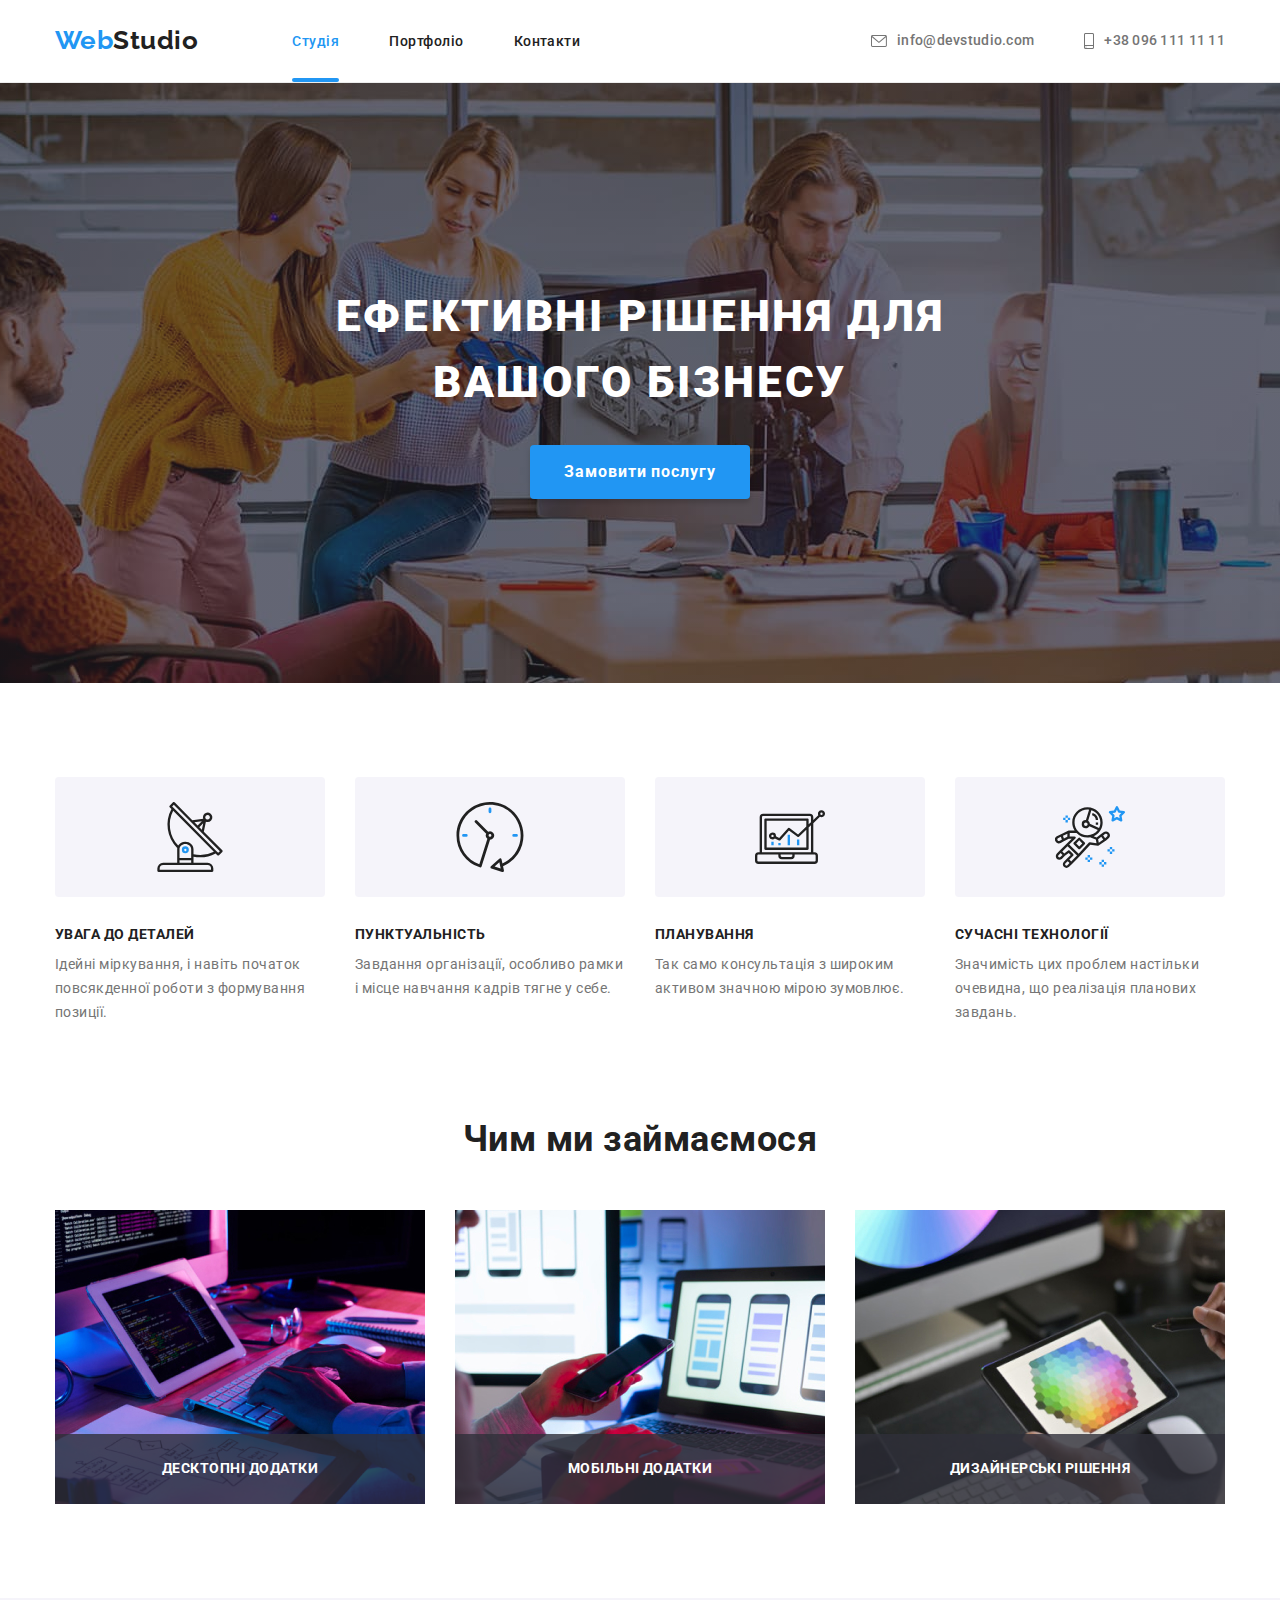
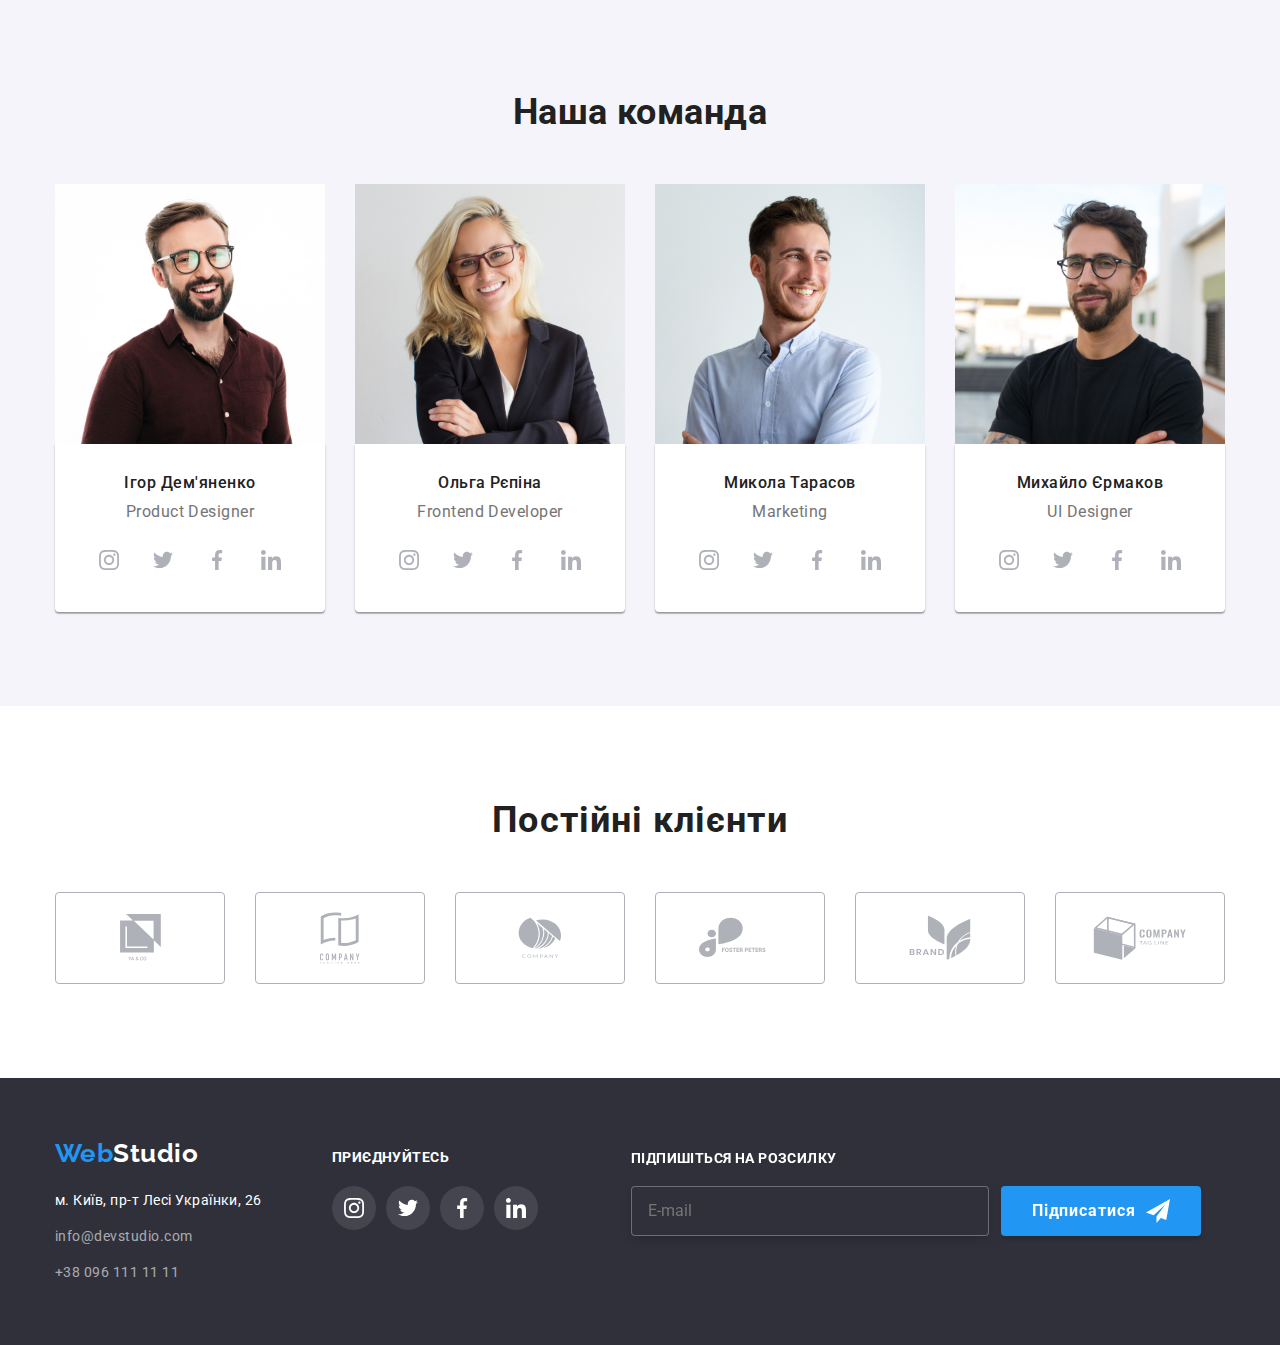
<file: index.html>
<!DOCTYPE html>
<html lang="uk">
  <head>
    <meta charset="UTF-8" />
    <meta http-equiv="X-UA-Compatible" content="IE=edge" />
    <meta name="viewport" content="width=device-width, initial-scale=1.0" />
    <title>Студія</title>
    <link rel="preconnect" href="https://fonts.googleapis.com" />
    <link rel="preconnect" href="https://fonts.gstatic.com" crossorigin />
    <link
      href="https://fonts.googleapis.com/css2?family=Raleway:wght@700&family=Roboto:wght@400;500;700;900&display=swap"
      rel="stylesheet"
    />
    <link
      rel="stylesheet"
      href="https://cdnjs.cloudflare.com/ajax/libs/modern-normalize/1.0.0/modern-normalize.min.css"
    />
    <!-- <link rel="stylesheet" href="./css/styles.css" /> -->
    <link rel="stylesheet" href="./css/main.min.css"/>
  </head>
  <body>
    <!--Шапка-->
    <header class="header">
      <div class="container header__nav">
        <a href="#" class="link header__logo"><span class="logo">Web</span>Studio</a>
        <nav>
          <ul class="list header__site-nav site-nav">
            <li class="site-nav__item">
              <a href="./index.html" class="link site-nav__link site-nav__link--current">Студія</a>
            </li>
            <li class="site-nav__item">
              <a href="./portfolio.html" class="link site-nav__link">Портфоліо</a>
            </li>
            <li class="site-nav__item"><a href="" class="link site-nav__link">Контакти</a></li>
          </ul>
        </nav>
        <ul class="list header__contacts contacts">
          <li class="contacts__item">
            <a href="mailto:info@devstudio.com" class="link contacts__link">
              <svg width="16" height="12" class="contacts__icon">
              <use href="./images/icons.svg#icon-envelope"></use></svg>info@devstudio.com</a>
          </li>
          <li class="contacts__item">
            <a href="tel:+380961111111" class="link contacts__link">
              <svg width="10" height="16" class="contacts__icon">
              <use href="./images/icons.svg#icon-smartphone"></use></svg>+38 096 111 11 11</a>
          </li>
        </ul>
      </div>
    </header>
    <main>
      <!--Герой-->
      <section class="hero overlay">
        <div class="container">
          <h1 class="hero__title">Ефективні рішення для вашого бізнесу</h1>
          <button data-modal-open type="button" class="hero__button button">Замовити послугу</button>
        </div>
      </section>
      <!--Особливості-->
      <section class="about section">
        <div class="container">
          <h2 class="visually-hidden">Особливості</h2>
          <ul class="list about__list">
            <li class="about__item icon-antenna">
              <h3 class="about__subtitle">УВАГА ДО ДЕТАЛЕЙ</h3>
              <p class="about__text">
                Ідейні міркування, і навіть початок повсякденної роботи з формування позиції.
              </p>
            </li>
            <li class="about__item icon-clock">
              <h3 class="about__subtitle">ПУНКТУАЛЬНІСТЬ</h3>
              <p class="about__text">
                Завдання організації, особливо рамки і місце навчання кадрів тягне у себе.
              </p>
            </li>
            <li class="about__item icon-diagram">
              <h3 class="about__subtitle">ПЛАНУВАННЯ</h3>
              <p class="about__text">
                Так само консультація з широким активом значною мірою зумовлює.
              </p>
            </li>
            <li class="about__item icon-astronaut">
              <h3 class="about__subtitle">СУЧАСНІ ТЕХНОЛОГІЇ</h3>
              <p class="about__text">
                Значимість цих проблем настільки очевидна, що реалізація планових завдань.
              </p>
            </li>
          </ul>
        </div>
      </section>
      <!--Проекти-->
      <section class="projects section">
        <div class="container">
          <h2 class="projects__title">Чим ми займаємося</h2>
          <ul class="list projects__works">
            <li class="projects__item">
              <div class="projects__thumb">
                <img class="img" src="./images/box_1.jpg" alt="Написання коду" width="370" /><span
                  class="projects__label"><p class="projects__text">Десктопні додатки</p></span>
              </div>
            </li>
            <li class="projects__item">
              <div class="projects__thumb">
                <img
                  class="img"
                  src="./images/box_2.jpg"
                  alt="Розробка мобільних додатків"
                  width="370"
                />
                <span class="projects__label"><p class="projects__text">Мобільні додатки</p></span>
              </div>
            </li>
            <li class="projects__item">
              <div class="projects__thumb">
                <img class="img" src="./images/box_3.jpg" alt="Розробка дизайну" width="370" />
                <span class="projects__label"><p class="projects__text">Дизайнерські рішення</p></span>
              </div>
            </li>
          </ul>
        </div>
      </section>
      <!--Команда-->
      <section class="team section">
        <div class="container">
          <h2 class="team__title">Наша команда</h2>
          <ul class="list team__member">
            <li class="team__item">
              <img class="img" src="./images/team_member_1.jpg" alt="Ігор Дем'яненко" width="270" />
              <div class="team__description">
                <h3 class="team__name">Ігор Дем'яненко</h3>
                <p lang="en" class="team__position">Product Designer</p>
                <ul class="social-list list">
                  <li class="social-list__item">
                    <a href="#" class="social-list__link link"
                      ><svg width="20" height="20" class="social-list__icon">
                      <use href="./images/icons.svg#icon-instagram"></use></svg></a>
                  </li>
                  <li class="social-list__item">
                    <a href="#" class="social-list__link link"
                      ><svg width="20" height="20" class="social-list__icon">
                      <use href="./images/icons.svg#icon-twitter"></use></svg></a>
                  </li>
                  <li class="social-list__item">
                    <a href="#" class="social-list__link link"
                      ><svg width="20" height="20" class="social-list__icon">
                      <use href="./images/icons.svg#icon-facebook"></use></svg></a>
                  </li>
                  <li class="social-list__item">
                    <a href="#" class="social-list__link link"
                      ><svg width="20" height="20" class="social-list__icon">
                      <use href="./images/icons.svg#icon-linkedin"></use></svg></a>
                  </li>
                </ul>
              </div>
            </li>
            <li class="team__item">
              <img class="img" src="./images/team_member_2.jpg" alt="Ольга Рєпіна" width="270" />
              <div class="team__description">
                <h3 class="team__name">Ольга Рєпіна</h3>
                <p lang="en" class="team__position">Frontend Developer</p>
                <ul class="social-list list">
                  <li class="social-list__item">
                    <a href="#" class="social-list__link link">
                      <svg width="20" height="20" class="social-list__icon">
                      <use href="./images/icons.svg#icon-instagram"></use></svg></a>
                  </li>
                  <li class="social-list__item">
                    <a href="#" class="social-list__link link">
                      <svg width="20" height="20" class="social-list__icon">
                      <use href="./images/icons.svg#icon-twitter"></use></svg></a>
                  </li>
                  <li class="social-list__item">
                    <a href="#" class="social-list__link link">
                      <svg width="20" height="20" class="social-list__icon">
                      <use href="./images/icons.svg#icon-facebook"></use></svg></a>
                  </li>
                  <li class="social-list__item">
                    <a href="#" class="social-list__link link">
                      <svg width="20" height="20" class="social-list__icon">
                      <use href="./images/icons.svg#icon-linkedin"></use></svg></a>
                  </li>
                </ul>
              </div>
            </li>
            <li class="team__item">
              <img class="img" src="./images/team_member_3.jpg" alt="Микола Тарасов" width="270" />
              <div class="team__description">
                <h3 class="team__name">Микола Тарасов</h3>
                <p lang="en" class="team__position">Marketing</p>
                <ul class="social-list list">
                  <li class="social-list__item">
                    <a href="#" class="social-list__link link"
                      ><svg width="20" height="20" class="social-list__icon">
                      <use href="./images/icons.svg#icon-instagram"></use></svg></a>
                  </li>
                  <li class="social-list__item">
                    <a href="#" class="social-list__link link">
                      <svg width="20" height="20" class="social-list__icon">
                      <use href="./images/icons.svg#icon-twitter"></use></svg></a>
                  </li>
                  <li class="social-list__item">
                    <a href="#" class="social-list__link link"
                      ><svg width="20" height="20" class="social-list__icon">
                      <use href="./images/icons.svg#icon-facebook"></use></svg></a>
                  </li>
                  <li class="social-list__item">
                    <a href="#" class="social-list__link link">
                      <svg width="20" height="20" class="social-list__icon">
                      <use href="./images/icons.svg#icon-linkedin"></use></svg></a>
                  </li>
                </ul>
              </div>
            </li>
            <li class="team__item">
              <img class="img" src="./images/team_member_4.jpg" alt="Михайло Єрмаков" width="270" />
              <div class="team__description">
                <h3 class="team__name">Михайло Єрмаков</h3>
                <p lang="en" class="team__position">UI Designer</p>
                <ul class="social-list list">
                  <li class="social-list__item">
                    <a href="#" class="social-list__link link">
                      <svg width="20" height="20" class="social-list__icon">
                      <use href="./images/icons.svg#icon-instagram"></use></svg></a>
                  </li>
                  <li class="social-list__item">
                    <a href="#" class="social-list__link link"
                      ><svg width="20" height="20" class="social-list__icon">
                      <use href="./images/icons.svg#icon-twitter"></use></svg></a>
                  </li>
                  <li class="social-list__item">
                    <a href="#" class="social-list__link link"
                      ><svg width="20" height="20" class="social-list__icon">
                      <use href="./images/icons.svg#icon-facebook"></use></svg></a>
                  </li>
                  <li class="social-list__item">
                    <a href="#" class="social-list__link link"
                      ><svg width="20" height="20" class="social-list__icon">
                      <use href="./images/icons.svg#icon-linkedin"></use></svg></a>
                  </li>
                </ul>
              </div>
            </li>
          </ul>
        </div>
      </section>
      <!--Наші Клієнти-->
      <section class="section clients">
        <div class="container">
          <h2 class="clients__title">Постійні клієнти</h2>
          <ul class="list clients__list">
            <li class="clients__item">
              <a href="#" class="clients__link link"
                ><svg width="41" height="46.7">
                <use href="./images/icons.svg#icon-company1"></use></svg></a>
            </li>
            <li class="clients__item">
              <a href="#" class="clients__link link"
                ><svg width="40" height="52">
                <use href="./images/icons.svg#icon-company2"></use></svg></a>
            </li>
            <li class="clients__item">
              <a href="#" class="clients__link link"
                ><svg width="43.5" height="41.2">
                <use href="./images/icons.svg#icon-company3"></use></svg></a>
            </li>
            <li class="clients__item">
              <a href="#" class="clients__link link"
                ><svg width="84.5" height="40.6">
                <use href="./images/icons.svg#icon-company4"></use></svg></a>
            </li>
            <li class="clients__item">
              <a href="#" class="clients__link link"
                ><svg width="62.5" height="45.5">
                <use href="./images/icons.svg#icon-company5"></use></svg></a>
            </li>
            <li class="clients__item">
              <a href="#" class="clients__link link"
                ><svg width="93.8" height="44">
                <use href="./images/icons.svg#icon-company6"></use></svg></a>
            </li>
          </ul>
        </div>
      </section>
    </main>
    <!-- Модальне вікно-->
    <div class="backdrop is-hidden" data-modal>
      <div class="modal">
        <button data-modal-close class="modal__button">
          <svg width="10" height="10">
            <use href="./images/icons.svg#icon-vector"></use>
          </svg>
        </button>
        <h3 class="modal__title">Залиште свої дані, ми вам передзвонимо</h3>
        <form class="form">
          <div class="form__field">
            <label for="name" class="form__label">Ім'я</label>
            <input type="text" name="name" id="name" class="form__input" />
            <span class="form__icon"> <svg width="12" height="12">
              <use href="./images/icons.svg#icon-name"></use>
            </svg></span>
          </div>

          <div class="form__field">
            <label for="tel" class="form__label">Телефон</label>
            <input type="tel" id="tel" class="form__input" />
                        <span class="form__icon"> <svg width="13" height="13">
              <use href="./images/icons.svg#icon-tel"></use>
            </svg></span>
          </div>

          <div class="form__field">
            <label for="email" class="form__label">Пошта</label>
            <input type="email" id="email" class="form__input" />
                        <span class="form__icon"> <svg width="15" height="12">
              <use href="./images/icons.svg#icon-mail"></use>
            </svg></span>
          </div>

          <div class="form__field">
            <label for="comment" class="form__label">Коментар</label>
            <textarea
              name="comment"
              id="comment"
              placeholder="Введіть текст"
              class="form__comment"
            ></textarea>
          </div>
        <label class="form__label checkbox">  
          <input class="checkbox__input" type="checkbox" name="policy" />
        <span class="checkbox__icon">
          <svg class="checkbox__icon--unchecked" width="16" height="15">
            <use href="./images/icons.svg#icon-check"></use>
          </svg>
        </span>
        Погоджуюся з розсилкою та приймаю <a class="checkbox__conditions" href="#">Умови договору</a>
          </label>
          <button type="submit" class="button submit-button">Відправити</button>
        </form>
      </div>
    </div>
    <!--Футер-->
    <footer class="footer">
      <div class="container footer-main">
        <div class="footer__contacts">
          <a href="#" class="link header__logo"
            ><span class="logo">Web</span><span class="header__logo--inverse">Studio</span></a
          >
          <address>
            <ul class="list footer__contact-list">
              <li class="footer__contact-item">
                <a
                  href="https://goo.gl/maps/WLkPibH6AAruyhGU8"
                  target="_blank"
                  rel="noopener noreferrer nofollow "
                  class="link map"
                  >м. Київ, пр-т Лесі Українки, 26
                </a>
              </li>
              <li class="footer__contact-item">
                <a href="mailto:info@devstudio.com" class="link footer__contact-link"
                  >info@devstudio.com</a
                >
              </li>
              <li class="footer__contact-item">
                <a href="tel:+380961111111" class="link footer__contact-link">+38 096 111 11 11</a>
              </li>
            </ul>
          </address>
        </div>
        <!--Приєднуйся-->
        <div class="footer__social-media social-media">
          <h3 class="social-media__title">приєднуйтесь</h3>
          <ul class="list social-media__list">
            <li class="social-media__item">
              <a href="#" class="social-media__link link">
                <svg width="20" height="20">
                  <use href="./images/icons.svg#icon-instagram"></use>
                </svg>
              </a>
            </li>
            <li class="social-media__item">
              <a href="#" class="social-media__link link">
                <svg width="20" height="20">
                  <use href="./images/icons.svg#icon-twitter"></use>
                </svg>
              </a>
            </li>
            <li class="social-media__item">
              <a href="#" class="social-media__link link">
                <svg width="20" height="20">
                  <use href="./images/icons.svg#icon-facebook"></use>
                </svg>
              </a>
            </li>
            <li class="social-media__item">
              <a href="#" class="social-media__link link">
                <svg width="20" height="20">
                  <use href="./images/icons.svg#icon-linkedin"></use>
                </svg>
              </a>
            </li>
          </ul>
        </div>
        <!--Підпишись-->
        <form class="footer__form">
          <div class="subscribe-form">
            <label for="mail" class="subscribe-form__label">Підпишіться на розсилку</label>
            <input type="mail" name="mail" id="mail" placeholder="E-mail" class="subscribe-form__input" />
          </div>
          <div class="footer__button">
            <button type="submit" class="subscribe-form__button"> Підписатися
              <svg width="24" height="24" class="subscribe-form__icon">
              <use href="./images/icons.svg#icon-send"></use>
            </button>
            </svg>
          </div>
        </form>
      </div>
    </footer>
    <script src="./js/modal.js"></script>
  </body>
</html>
</file>
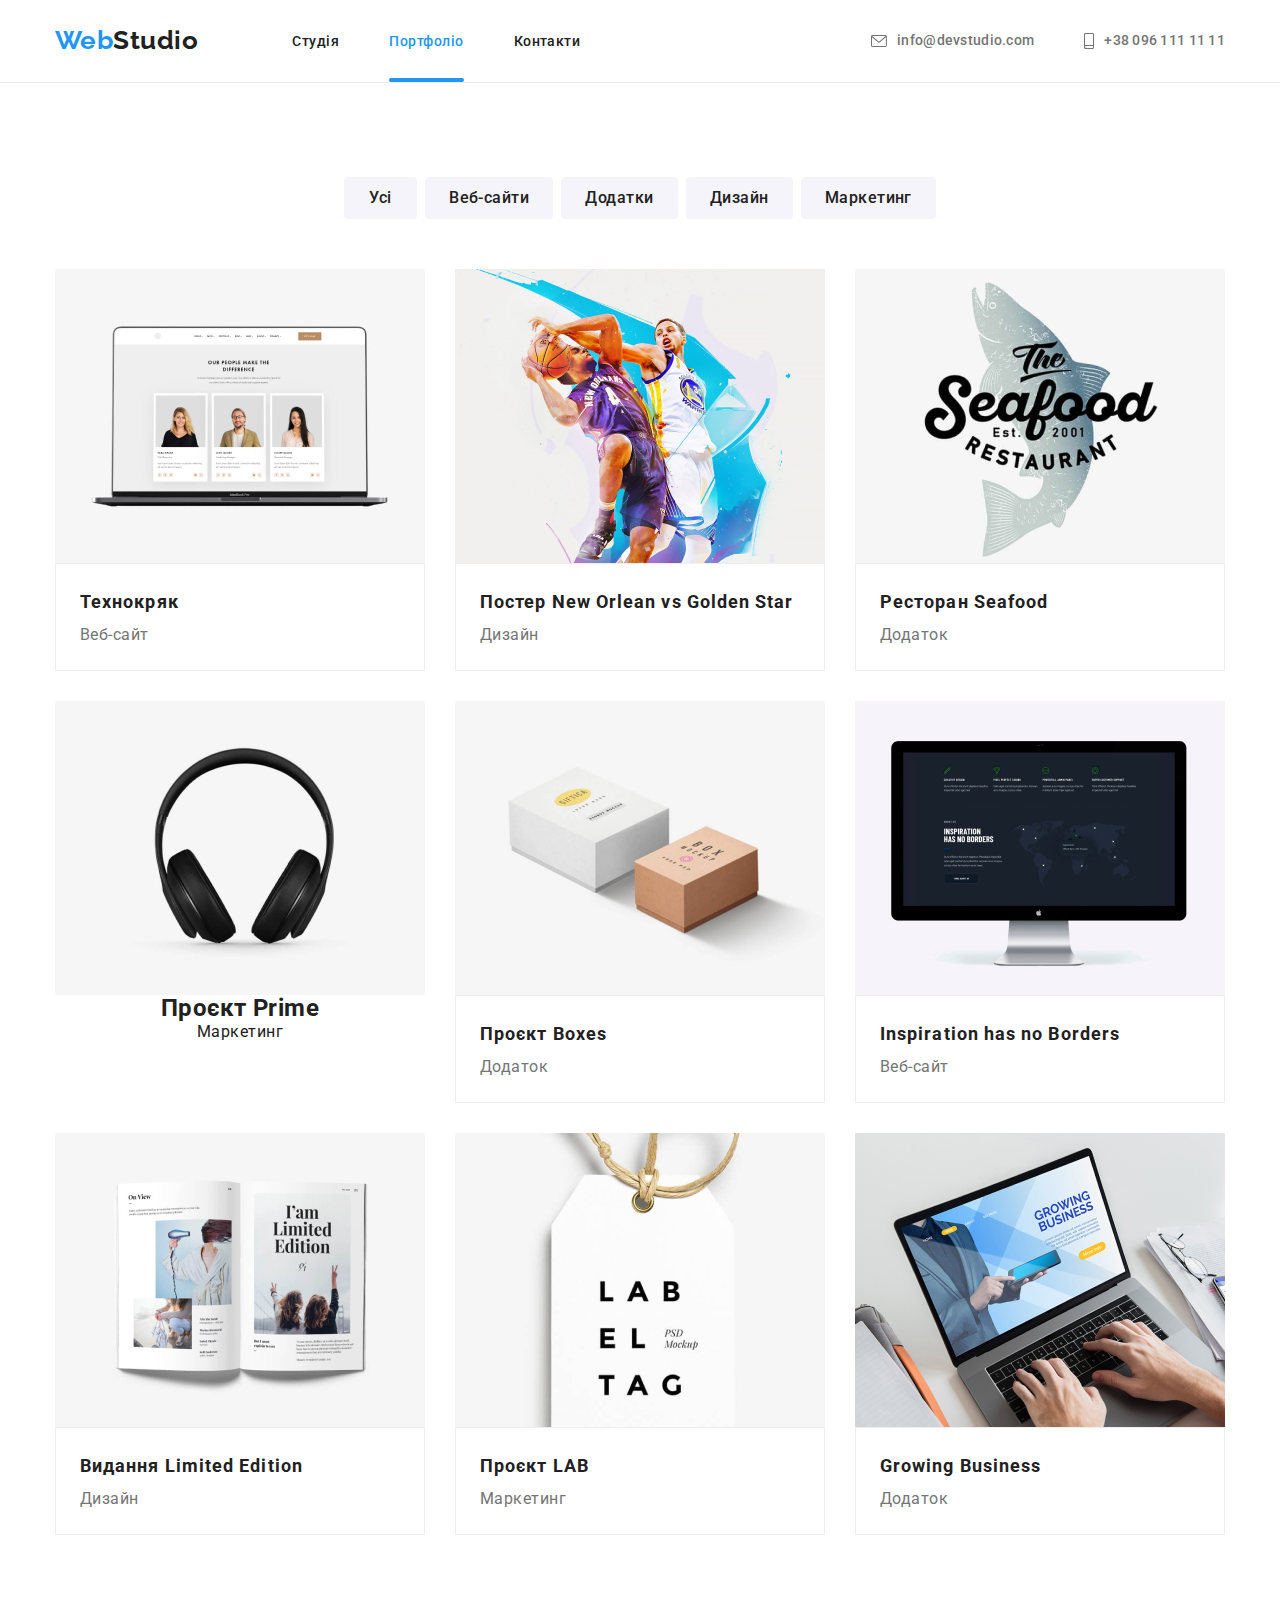
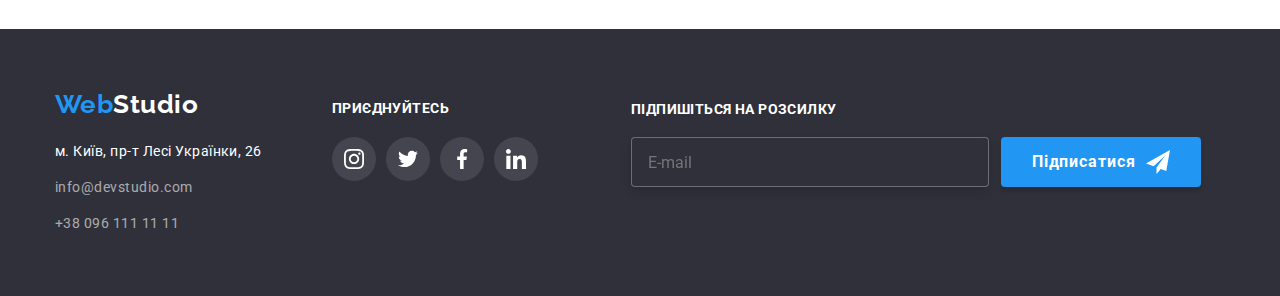
<file: portfolio.html>
<!DOCTYPE html>
<html lang="uk">
  <head>
    <meta charset="UTF-8" />
    <meta http-equiv="X-UA-Compatible" content="IE=edge" />
    <meta name="viewport" content="width=device-width, initial-scale=1.0" />
    <title>Портфоліо</title>
    <link rel="preconnect" href="https://fonts.googleapis.com" />
    <link rel="preconnect" href="https://fonts.gstatic.com" crossorigin />
    <link
      href="https://fonts.googleapis.com/css2?family=Raleway:wght@700&family=Roboto:wght@400;500;700;900&display=swap"
      rel="stylesheet"
    />
    <link
      rel="stylesheet"
      href="https://cdnjs.cloudflare.com/ajax/libs/modern-normalize/1.0.0/modern-normalize.min.css"
    />
    <!-- <link rel="stylesheet" href="./css/styles.css" /> -->
    <link rel="stylesheet" href="./css/main.min.css"/>
  </head>
  <body>
    <!--Шапка-->
    <header class="header">
      <div class="container header__nav">
        <a href="#" class="link header__logo"><span class="logo">Web</span>Studio</a>
        <nav>
          <ul class="list header__site-nav site-nav">
            <li class="site-nav__item"><a href="./index.html" class="link site-nav__link">Студія</a></li>
            <li class="site-nav__item"><a href="" class="link site-nav__link site-nav__link--current">Портфоліо</a></li>
            <li class="site-nav__item"><a href="" class="link site-nav__link">Контакти</a></li>
          </ul>
        </nav>
        <ul class="list header__contacts contacts">
          <li class="contacts__item">
            <a href="mailto:info@devstudio.com" class="link contacts__link">
              <svg width="16" height="12" class="contacts__icon">
              <use href="./images/icons.svg#icon-envelope"></use></svg>info@devstudio.com</a>
          </li>
          <li class="contacts__item">
            <a href="tel:+380961111111" class="link contacts__link">
              <svg width="10" height="16" class="contacts__icon">
              <use href="./images/icons.svg#icon-smartphone"></use></svg>+38 096 111 11 11</a>
          </li>
        </ul>
      </div>
    </header>
    <main>
      <!--Портфоліо-->
      <section class="section portfolio">
        <div class="container">
          <h1 class="visually-hidden">Портфоліо</h1>
          <ul class="list filter">
            <li class="filter__item"><button type="button" class="button filter__button">Усі</button></li>
            <li class="filter__item">
              <button type="button" class="button filter__button">Веб-сайти</button>
            </li>
            <li class="filter__item">
              <button type="button" class="button filter__button">Додатки</button>
            </li>
            <li class="filter__item">
              <button type="button" class="button filter__button">Дизайн</button>
            </li>
            <li class="filter__item">
              <button type="button" class="button filter__button">Маркетинг</button>
            </li>
          </ul>
          <ul class="list card-set">
            <li class="card-set__item">
              <div class="card-set__box">
                <div class="card-set__thumb">
                  <img src="./images/project_1.jpg" alt="Ноутбук" width="370" />
                  <div class="card-set__overlay">
                    <span class="card-set__description"
                      ><p class="card-set__text">
                        Ресурс пропонує комплексні пропозиції з різним рівнем функціоналу та
                        сервісів. Все це дозволить відвідувачу отримати вичерпні відомості про
                        компанію чи приватну особу.
                      </p></span
                    >
                  </div>
                </div>
                <div class="card-set__content">
                  <h2 class="card-set__title">Технокряк</h2>
                  <p class="card-set__label">Веб-сайт</p>
                </div>
              </div>
            </li>
            <li class="card-set__item">
              <div class="card-set__box">
                <div class="card-set__thumb">
                  <img src="./images/project_2.jpg" alt="Постер" width="370" />
                  <div class="card-set__overlay">
                    <span class="card-set__description"
                      ><p class="card-set__text">
                        Ресурс пропонує комплексні пропозиції з різним рівнем функціоналу та
                        сервісів. Все це дозволить відвідувачу отримати вичерпні відомості про
                        компанію чи приватну особу.
                      </p></span
                    >
                  </div>
                </div>
                <div class="card-set__content">
                  <h2 class="card-set__title">Постер New Orlean vs Golden Star</h2>
                  <p class="card-set__label">Дизайн</p>
                </div>
              </div>
            </li>
            <li class="card-set__item">
              <div class="card-set__box">
                <div class="card-set__thumb">
                  <img src="./images/project_3.jpg" alt="Ресторан" width="370" />
                  <div class="card-set__overlay">
                    <span class="card-set__description"
                      ><p class="card-set__text">
                        Ресурс пропонує комплексні пропозиції з різним рівнем функціоналу та
                        сервісів. Все це дозволить відвідувачу отримати вичерпні відомості про
                        компанію чи приватну особу.
                      </p></span
                    >
                  </div>
                </div>
                <div class="card-set__content">
                  <h2 class="card-set__title">Ресторан Seafood</h2>
                  <p class="card-set__label">Додаток</p>
                </div>
              </div>
            </li>
            <li class="card-set__item">
              <div class="card-set__box">
                <div class="card-set__thumb">
                  <img src="./images/project_4.jpg" alt="Навушники" width="370" />
                  <div class="card-set__overlay">
                    <span class="card-set__description"
                      ><p class="card-set__text">
                        Ресурс пропонує комплексні пропозиції з різним рівнем функціоналу та
                        сервісів. Все це дозволить відвідувачу отримати вичерпні відомості про
                        компанію чи приватну особу.
                      </p></span
                    >
                  </div>
                </div>
                <div class="card-set__card-set__content">
                  <h2 class="card-set__card-set__title">Проєкт Prime</h2>
                  <p class="card-set__card-set__label">Маркетинг</p>
                </div>
              </div>
            </li>
            <li class="card-set__item">
              <div class="card-set__box">
                <div class="card-set__thumb">
                  <img src="./images/project_5.jpg" alt="Коробки" width="370" />
                  <div class="card-set__overlay">
                    <span class="card-set__description"
                      ><p class="card-set__text">
                        Ресурс пропонує комплексні пропозиції з різним рівнем функціоналу та
                        сервісів. Все це дозволить відвідувачу отримати вичерпні відомості про
                        компанію чи приватну особу.
                      </p></span
                    >
                  </div>
                </div>
                <div class="card-set__content">
                  <h2 class="card-set__title">Проєкт Boxes</h2>
                  <p class="card-set__label">Додаток</p>
                </div>
              </div>
            </li>
            <li class="card-set__item">
              <div class="card-set__box">
                <div class="card-set__thumb">
                  <img src="./images/project_6.jpg" alt="Стаціонарний комп'ютер" width="370" />
                  <div class="card-set__overlay">
                    <span class="card-set__description"
                      ><p class="card-set__text">
                        Ресурс пропонує комплексні пропозиції з різним рівнем функціоналу та
                        сервісів. Все це дозволить відвідувачу отримати вичерпні відомості про
                        компанію чи приватну особу.
                      </p></span
                    >
                  </div>
                </div>
                <div class="card-set__content">
                  <h2 lang="en" class="card-set__title">Inspiration has no Borders</h2>
                  <p class="card-set__label">Веб-сайт</p>
                </div>
              </div>
            </li>
            <li class="card-set__item">
              <div class="card-set__box">
                <div class="card-set__thumb">
                  <img src="./images/project_7.jpg" alt="Відкрита книга" width="370" />
                  <div class="card-set__overlay">
                    <span class="card-set__description"
                      ><p class="card-set__text">
                        Ресурс пропонує комплексні пропозиції з різним рівнем функціоналу та
                        сервісів. Все це дозволить відвідувачу отримати вичерпні відомості про
                        компанію чи приватну особу.
                      </p></span
                    >
                  </div>
                </div>
                <div class="card-set__content">
                  <h2 class="card-set__title">Видання Limited Edition</h2>
                  <p class="card-set__label">Дизайн</p>
                </div>
              </div>
            </li>
            <li class="card-set__item">
              <div class="card-set__box">
                <div class="card-set__thumb">
                  <img src="./images/project_8.jpg" alt="Етикетка" width="370" />
                  <div class="card-set__overlay">
                    <span class="card-set__description"
                      ><p class="card-set__text">
                        Ресурс пропонує комплексні пропозиції з різним рівнем функціоналу та
                        сервісів. Все це дозволить відвідувачу отримати вичерпні відомості про
                        компанію чи приватну особу.
                      </p></span
                    >
                  </div>
                </div>
                <div class="card-set__content">
                  <h2 class="card-set__title">Проєкт LAB</h2>
                  <p class="card-set__label">Маркетинг</p>
                </div>
              </div>
            </li>
            <li class="card-set__item">
              <div class="card-set__box">
                <div class="card-set__thumb">
                  <img src="./images/project_9.jpg" alt="Руки на клавіатурі ноутбука" width="370" />
                  <div class="card-set__overlay">
                    <span class="card-set__description"
                      ><p class="card-set__text">
                        Ресурс пропонує комплексні пропозиції з різним рівнем функціоналу та
                        сервісів. Все це дозволить відвідувачу отримати вичерпні відомості про
                        компанію чи приватну особу.
                      </p></span
                    >
                  </div>
                </div>
                <div class="card-set__content">
                  <h2 lang="en" class="card-set__title">Growing Business</h2>
                  <p class="card-set__label">Додаток</p>
                </div>
              </div>
            </li>
          </ul>
        </div>
      </section>
    </main>
    <!--Футер-->
     <footer class="footer">
      <div class="container footer-main">
        <div class="footer__contacts">
          <a href="#" class="link header__logo"
            ><span class="logo">Web</span><span class="header__logo--inverse">Studio</span></a
          >
          <address>
            <ul class="list footer__contact-list">
              <li class="footer__contact-item">
                <a
                  href="https://goo.gl/maps/WLkPibH6AAruyhGU8"
                  target="_blank"
                  rel="noopener noreferrer nofollow "
                  class="link map"
                  >м. Київ, пр-т Лесі Українки, 26
                </a>
              </li>
              <li class="footer__contact-item">
                <a href="mailto:info@devstudio.com" class="link footer__contact-link"
                  >info@devstudio.com</a
                >
              </li>
              <li class="footer__contact-item">
                <a href="tel:+380961111111" class="link footer__contact-link">+38 096 111 11 11</a>
              </li>
            </ul>
          </address>
        </div>
        <!--Приєднуйся-->
        <div class="footer__social-media social-media">
          <h3 class="social-media__title">приєднуйтесь</h3>
          <ul class="list social-media__list">
            <li class="social-media__item">
              <a href="#" class="social-media__link link">
                <svg width="20" height="20">
                  <use href="./images/icons.svg#icon-instagram"></use>
                </svg>
              </a>
            </li>
            <li class="social-media__item">
              <a href="#" class="social-media__link link">
                <svg width="20" height="20">
                  <use href="./images/icons.svg#icon-twitter"></use>
                </svg>
              </a>
            </li>
            <li class="social-media__item">
              <a href="#" class="social-media__link link">
                <svg width="20" height="20">
                  <use href="./images/icons.svg#icon-facebook"></use>
                </svg>
              </a>
            </li>
            <li class="social-media__item">
              <a href="#" class="social-media__link link">
                <svg width="20" height="20">
                  <use href="./images/icons.svg#icon-linkedin"></use>
                </svg>
              </a>
            </li>
          </ul>
        </div>
        <!--Підпишись-->
        <form class="footer__form">
          <div class="subscribe-form">
            <label for="mail" class="subscribe-form__label">Підпишіться на розсилку</label>
            <input type="mail" name="mail" id="mail" placeholder="E-mail" class="subscribe-form__input" />
          </div>
          <div class="footer__button">
            <button type="submit" class="subscribe-form__button"> Підписатися
              <svg width="24" height="24" class="subscribe-form__icon">
              <use href="./images/icons.svg#icon-send"></use>
            </button>
            </svg>
          </div>
        </form>
      </div>
    </footer>
  </body>
</html>
</file>
<file: css/styles.css>
:root {
  --main-text-color: #757575;
  --secondary-text-color: #212121;
  --accent-color: #2196f3;
  --main-color: #ffffff;
  --dark-background-color: #2f303a;
  --main-background-color: #f5f5f5;
  --main-font: 'Roboto', sans-serif;
  --element-gap: 30px;
}

body {
  font-family: var(--main-font);
  letter-spacing: 0.03em;
  color: var(--secondary-text-color);
}

textarea {
  resize: none;
}
/* ----------Загальні класи---------- */
.container {
  width: 1200px;
  text-align: center;
  margin-left: auto;
  margin-right: auto;
  padding-left: 15px;
  padding-right: 15px;
}

h1,
h2,
h3,
p {
  margin-bottom: 0;
  margin-top: 0;
}

img {
  display: block;
  max-width: 100%;
}

.section {
  padding-top: 94px;
  padding-bottom: 94px;
}

.list {
  list-style: none;
  margin: 0;
  padding: 0;
}

.link {
  text-decoration: none;
}

.button {
  display: inline-block;
  font-family: inherit;
  cursor: pointer;
  border-radius: 4px;
  text-align: center;
  border-color: transparent;
  min-width: 73px;
}

.button:hover,
.button:focus {
  background-color: var(--accent-color);
}

.visually-hidden {
  position: absolute;
  width: 1px;
  height: 1px;
  margin: -1px;
  border: 0;
  padding: 0;
  white-space: nowrap;
  overflow: hidden;
}

.about,
.projects {
  background: var(--main-color);
}

/* -----------Шапка----------- */
.header {
  background-color: var(--main-color);
  border-bottom: 1px solid #ececec;
}
.header__nav {
  display: flex;
  align-items: center;
}

.header__logo {
  font-family: 'Raleway', sans-serif;
  font-weight: 700;
  font-size: 26px;
  line-height: 1.2;
  color: var(--secondary-text-color);
}

.logo {
  color: var(--accent-color);
}

.site-nav {
  display: flex;
  margin-left: 94px;
}

.site-nav__link:hover,
.site-nav__link:focus {
  color: var(--accent-color);
}
.site-nav__link.current {
  color: var(--accent-color);
}

.site-nav__link {
  position: relative;
  display: block;
  font-weight: 500;
  font-size: 14px;
  line-height: 1.14;
  padding-top: 34px;
  padding-bottom: 32px;
  color: var(--secondary-text-color);
  transition: color 250ms cubic-bezier(0.4, 0, 0.2, 1);
}

.site-nav__link.current::after {
  content: '';
  width: 100%;
  height: 4px;
  position: absolute;
  bottom: 0;
  left: 0;
  border-radius: 2px;
  background-color: var(--accent-color);
}

.site-nav__item:not(:last-child) {
  margin-right: 50px;
}

.header__contacts {
  display: flex;
  margin-left: auto;
  justify-content: center;
  align-items: center;
}
.contacts__item {
  margin-left: 50px;
}
.contacts__item:first-child {
  margin-left: 0;
}

.contacts__link {
  display: flex;
  font-weight: 500;
  font-size: 14px;
  line-height: 1.14;
  letter-spacing: 0.02em;
  padding-top: 32px;
  padding-bottom: 32px;
  color: var(--main-text-color);
  align-items: center;
  transition: background-color 250ms cubic-bezier(0.4, 0, 0.2, 1);
  align-items: center;
}

.contacts__link:hover,
.contacts__link:focus {
  color: var(--accent-color);
}

.contacts__icon {
  margin-right: 10px;
  fill: var(--main-text-color);
  transition: fill 250ms cubic-bezier(0.4, 0, 0.2, 1);
}

.contacts__link:hover .contacts__icon,
.contacts__link:focus .contacts__icon {
  fill: var(--accent-color);
}

/* ---------- Герой ----------*/
.hero {
  padding-top: 200px;
  padding-bottom: 200px;
  background: var(--dark-background-color);
}

.overlay {
  height: 600px;
  max-width: 1600px;
  margin: 0 auto;
  background-image: linear-gradient(to right, rgba(47, 48, 58, 0.4), rgba(47, 48, 58, 0.4)),
    url(../images/hero.jpg);
  background-repeat: no-repeat;
  background-size: cover;
  background-position: center;
}

.hero__title {
  margin-bottom: 30px;
  font-weight: 900;
  font-size: 44px;
  line-height: 1.5;
  letter-spacing: 0.06em;
  text-transform: uppercase;
  max-width: 696px;
  margin-left: auto;
  margin-right: auto;
  color: var(--main-color);
}

.hero__button {
  font-weight: 700;
  font-size: 16px;
  line-height: 1.87;
  letter-spacing: 0.06em;
  color: var(--main-color);
  background-color: var(--accent-color);
  box-shadow: 0px 4px 4px rgba(0, 0, 0, 0.15);
  padding: 10px 32px;
}

/* -----------Особливості----------- */

.about {
  padding-bottom: 0;
}

.about__list {
  display: flex;
  text-align: left;
}

.about__list .item + .item {
  margin-left: var(--element-gap);
}

.about__item {
  width: 270px;
}

.about__subtitle {
  font-size: 14px;
  line-height: 1.14;
  text-transform: uppercase;
  color: var(--secondary-text-color);
}

.about__text {
  font-size: 14px;
  line-height: 1.71;
  margin-top: 10px;
  color: var(--main-text-color);
}

.about__item::before {
  display: block;
  content: '';
  height: 120px;
  background-color: #f5f4fa;
  margin-bottom: 30px;
  background-repeat: no-repeat;
  background-position: center;
  border-radius: 4px;
}

.icon-antenna::before {
  background-image: url(../images/antenna.svg);
}

.icon-clock::before {
  background-image: url(../images/clock.svg);
}

.icon-diagram::before {
  background-image: url(../images/diagram.svg);
}

.icon-astronaut::before {
  background-image: url(../images/astronaut.svg);
}

/* -----------Проекти-----------*/
.projects {
  padding-bottom: 94px;
}

.projects__title {
  font-size: 36px;
  line-height: 1.16;
  margin-bottom: 50px;
  color: var(--secondary-text-color);
}

.projects__works {
  display: flex;
}

.projects__item {
  margin-left: var(--element-gap);
}
.projects__item:first-child {
  margin-left: 0px;
}

.projects__thumb {
  position: relative;
}

.projects__label {
  position: absolute;
  bottom: 0;
  left: 0;
  height: 70px;
  width: 370px;
  background: rgba(47, 48, 58, 0.8);
}

.projects__text {
  font-weight: 700;
  font-size: 14px;
  line-height: 1.14;
  text-align: center;
  text-transform: uppercase;
  padding-top: 27px;
  color: var(--main-color);
}
/* -----------Команда----------- */

.team {
  background-color: #f5f4fa;
}

.team__title {
  font-size: 36px;
  line-height: 1.16;
  margin-bottom: 50px;
  color: var(--secondary-text-color);
}

.team__member {
  display: flex;
}

.team__item {
  width: 270px;
  margin-left: var(--element-gap);
}

.team__item:first-child {
  margin-left: 0px;
}

.team__description {
  padding-bottom: 30px;
  padding-top: 30px;
  box-shadow: 0px 1px 3px rgba(0, 0, 0, 0.12), 0px 1px 1px rgba(0, 0, 0, 0.14),
    0px 2px 1px rgba(0, 0, 0, 0.2);
  border-radius: 0px 0px 4px 4px;
  background-color: var(--main-color);
}

.team__name {
  font-weight: 500;
  font-size: 16px;
  line-height: 1.18;
  color: var(--secondary-text-color);
}

.team__position {
  font-size: 16px;
  line-height: 1.18;
  margin-top: 10px;
  color: var(--main-text-color);
}

.social-list {
  display: flex;
  justify-content: center;
  align-items: center;
  margin-top: 16px;
}

.social-list__item {
  width: 44px;
  height: 44px;
}

.social-list__item:not(:last-child) {
  margin-right: 10px;
}

.social-list__link {
  width: 100%;
  height: 100%;
  display: flex;
  border-radius: 50%;
  justify-content: center;
  align-items: center;
  fill: #afb1b8;
  transition: background-color 250ms cubic-bezier(0.4, 0, 0.2, 1);
}

.social-list__icon {
  transition: fill 250ms cubic-bezier(0.4, 0, 0.2, 1);
}

.social-list__link:hover .social-list__icon,
.social-list__link:focus .social-list__icon {
  fill: var(--main-color);
}

.social-list__link:hover,
.social-list__link:focus {
  background-color: var(--accent-color);
}

/* ------------- Наші клієнти---------- */
.clients__title {
  font-size: 36px;
  line-height: 1.16;
  text-align: center;
  letter-spacing: 0.03em;
}

.clients__list {
  display: flex;
  justify-content: center;
  align-items: center;
  margin-top: 50px;
}

.clients__item:not(:last-child) {
  margin-right: 30px;
}

.clients__item {
  width: 170px;
  height: 92px;
}

.clients__link {
  width: 100%;
  height: 100%;
  display: flex;
  justify-content: center;
  align-items: center;
  border: 1px solid #afb1b8;
  border-radius: 4px;
  fill: #afb1b8;
  transition: fill 250ms cubic-bezier(0.4, 0, 0.2, 1),
    border-color 250ms cubic-bezier(0.4, 0, 0.2, 1);
}

.clients__link:hover,
.clients__link:focus {
  fill: var(--accent-color);
}

.clients__link:hover,
.clients__link:focus {
  border-color: var(--accent-color);
}

/* ---------- Модальне вікно--------- */
.backdrop {
  position: fixed;
  top: 0;
  left: 0;
  width: 100vw;
  height: 100vh;
  background: rgba(0, 0, 0, 0.2);
  opacity: 1;
  transition: opacity 250ms cubic-bezier(0.4, 0, 0.2, 1);
}

.backdrop.is-hidden {
  opacity: 0;
  pointer-events: none;
}

.modal {
  position: relative;
  top: 50%;
  left: 50%;
  transform: translate(-50%, -50%) scale(1);
  width: 528px;
  height: 581px;
  padding: 40px;
  background: var(--main-color);
  box-shadow: 0px 1px 3px rgba(0, 0, 0, 0.12), 0px 1px 1px rgba(0, 0, 0, 0.14),
    0px 2px 1px rgba(0, 0, 0, 0.2);
  border-radius: 4px;
}

.backdrop.is-hidden .modal {
  transition: translate(-50% -50%) scale(0.9);
}

.modal__button {
  position: absolute;
  right: 0;
  width: 30px;
  height: 30px;
  border-radius: 50%;
  background: var(--main-color);
  border: 1px solid rgba(0, 0, 0, 0.1);
  margin-top: 8px;
  margin-right: 8px;
  cursor: pointer;
  top: 0;
  transition: fill 250ms cubic-bezier(0.4, 0, 0.2, 1);
}

.modal__button:hover,
.modal__button:focus {
  fill: var(--accent-color);
}

.modal__title {
  font-weight: 700;
  font-size: 20px;
  line-height: 1.15;
  text-align: center;
  margin-bottom: 12px;
  color: #212121;
}

.form {
  margin-left: auto;
  margin-right: auto;
}

.form__field:not(:last-child) {
  margin-bottom: 12px;
}

.form__field {
  display: flex;
  flex-direction: column;
  position: relative;
}

.form__label {
  margin-bottom: 4px;
  font-weight: 400;
  font-size: 12px;
  line-height: 1.16;
  letter-spacing: 0.01em;
  color: #757575;
}

.form__input {
  outline: none;
  margin: 0;
  padding-left: 42px;
  width: 448px;
  height: 40px;
  border: 1px solid rgba(33, 33, 33, 0.2);
  border-radius: 4px;
}

.form__input::placeholder {
  font-weight: 400;
  font-size: 12px;
  line-height: 1.6;
  letter-spacing: 0.01em;
}

.form__field textarea::placeholder {
  font-weight: 400;
  font-size: 12px;
  line-height: 1.16;
  letter-spacing: 0.01em;
  color: rgba(117, 117, 117, 0.5);
}

.form__icon {
  position: absolute;
  top: 50%;
  left: 15px;
  display: inline-block;
}

.form__input:focus ~ .form__icon,
.form__input:hover ~ .form__icon {
  fill: var(--accent-color);
}

.form__input:focus,
.form__input:hover {
  border-color: var(--accent-color);
}

.form__comment {
  outline: none;
  padding: 12px 16px;
  width: 448px;
  height: 120px;
  border: 1px solid rgba(33, 33, 33, 0.2);
  border-radius: 4px;
}

.form__comment:hover,
.form__comment:focus {
  border-color: var(--accent-color);
}

.checkbox {
  display: flex;
  align-items: center;
  font-weight: 400;
  font-size: 14px;
  line-height: 1.71;
  letter-spacing: 0.03em;
  margin-left: 10px;
}

.checkbox__input {
  -webkit-appearance: none;
  -moz-appearance: none;
  appearance: none;
  position: absolute;
}

.checkbox__icon {
  display: flex;
  align-items: center;
  width: 16px;
  height: 15px;
  border: 1px solid black;
  border-radius: 2px;
  margin-right: 8px;
}

.checkbox__input:checked + .checkbox__icon {
  background-color: var(--accent-color);
  background-origin: border-box;
  border-color: var(--accent-color);
}

.checkbox__icon--unchecked {
  fill: var(--main-color);
}

.checkbox__conditions {
  color: var(--accent-color);
  margin-left: 5px;
}

.button.submit-button {
  display: flex;
  margin-left: auto;
  margin-right: auto;
  color: var(--main-color);
  background-color: var(--accent-color);
  box-shadow: 0px 4px 4px rgba(0, 0, 0, 0.15);
  padding: 10px 52px;
  margin-bottom: 40px;
  margin-top: 30px;
  font-weight: 700;
  font-size: 16px;
  line-height: 1.88;
  letter-spacing: 0.06em;
}

/*----------- Футер----------- */
.footer {
  background-color: var(--dark-background-color);
  padding-bottom: 60px;
}

.footer-main {
  display: flex;
  text-align: left;
}

.footer__contacts {
  margin-top: 60px;
}

.header__logo--inverse {
  color: var(--main-color);
}

.footer__contact-list {
  margin-top: 20px;
}

.footer__contact-link {
  color: rgba(255, 255, 255, 0.6);
  display: block;
}
.footer__contact-item {
  margin-top: 12px;
}
.footer__contact-item:first-child {
  margin-top: 0;
}

.footer__contact-link:hover,
.footer__contact-link:focus {
  color: var(--accent-color);
}
.map,
.footer__contact-link {
  font-style: normal;
  font-weight: 400;
  font-size: 14px;
  line-height: 1.71;
  transition: color 250ms cubic-bezier(0.4, 0, 0.2, 1);
}

.map {
  color: var(--main-color);
}

/* ---------- Приєднуйся --------- */
.footer__social-media {
  width: 206px;
  height: 80px;
  margin-top: 72px;
  margin-left: 70px;
}

.social-media__title {
  font-weight: 700;
  font-size: 14px;
  line-height: 1.14;
  letter-spacing: 0.03em;
  text-transform: uppercase;
  color: var(--main-color);
}

.social-media__list {
  display: flex;
  justify-content: center;
  align-items: center;
  margin-top: 20px;
}

.social-media__item {
  width: 44px;
  height: 44px;
}

.social-media__item:not(:last-child) {
  margin-right: 10px;
}

.social-media__link {
  width: 100%;
  height: 100%;
  display: flex;
  border-radius: 50%;
  justify-content: center;
  align-items: center;
  fill: var(--main-color);
  background: rgba(255, 255, 255, 0.1);
  transition: background-color 250ms cubic-bezier(0.4, 0, 0.2, 1);
}

.social-media__link:hover,
.social-media__link:focus {
  background-color: var(--accent-color);
}

/* -------- Підпишись ------- */
.footer__form {
  position: relative;
  margin-top: 72px;
  margin-left: 93px;
  width: 570px;
  height: 86px;
}

.subscribe-form {
  display: flex;
  flex-direction: column;
}

.subscribe-form__label {
  margin-bottom: 20px;
  font-weight: 700;
  font-size: 14px;
  line-height: 16px;
  letter-spacing: 0.03em;
  text-transform: uppercase;
  color: var(--main-color);
}

.subscribe-form__input {
  margin: 0;
  padding: 15px 16px;
  width: 358px;
  height: 50px;
  border: 1px solid rgba(255, 255, 255, 0.3);
  filter: drop-shadow(0px 4px 4px rgba(0, 0, 0, 0.15));
  border-radius: 4px;
  background-color: var(--dark-background-color);
  color: var(--main-color);
  outline: none;
}

.footer__button {
  position: absolute;
  right: 0;
  bottom: 0;
}

.subscribe-form__button {
  width: 200px;
  height: 50px;
  background-color: var(--accent-color);
  color: var(--main-color);
  box-shadow: 0px 4px 4px rgba(0, 0, 0, 0.15);
  border-radius: 4px;
  border: none;
  cursor: pointer;
  justify-content: center;
  font-weight: 700;
  font-size: 16px;
  line-height: 1.87;
  letter-spacing: 0.06em;
  display: flex;
  align-items: center;
}

.subscribe-form__icon {
  fill: var(--main-color);
  margin-left: 10px;
  display: block;
}
/* -----------Секція Портфоліо----------- */
.portfolio {
  background-color: var(--main-color);
}

.filter {
  display: flex;
  justify-content: center;
  margin-bottom: 50px;
}

.filter__item {
  margin-left: 8px;
}

.filter__item:first-child {
  margin-left: 0;
}

.filter__button {
  color: var(--secondary-text-color);
  background-color: #f5f4fa;
  font-weight: 500;
  font-size: 16px;
  line-height: 1.62;
  text-align: center;
  letter-spacing: 0.03em;
  padding: 6px 22px;
  transition: color 250ms cubic-bezier(0.4, 0, 0.2, 1),
    background-color 250ms cubic-bezier(0.4, 0, 0.2, 1),
    box-shadow 250ms cubic-bezier(0.4, 0, 0.2, 1);
}

.filter__button:hover,
.filter__button:focus {
  color: var(--main-color);
  background-color: var(--accent-color);
  box-shadow: 0px 3px 1px rgba(0, 0, 0, 0.1), 0px 1px 2px rgba(0, 0, 0, 0.08),
    0px 2px 2px rgba(0, 0, 0, 0.12);
}

.card-set {
  display: flex;
  flex-wrap: wrap;
  margin-left: calc(-1 * var(--element-gap));
  margin-top: calc(-1 * var(--element-gap));
}

.card-set__item {
  flex-basis: calc(100% / 3 - var(--element-gap));
  margin-left: var(--element-gap);
  margin-top: var(--element-gap);
}

.card-set__box {
  transition: box-shadow 250ms cubic-bezier(0.4, 0, 0.2, 1);
}

.card-set__box:hover {
  box-shadow: 0px 1px 1px rgba(0, 0, 0, 0.12), 0px 4px 4px rgba(0, 0, 0, 0.06),
    1px 4px 6px rgba(0, 0, 0, 0.16);
}

.card-set__thumb {
  position: relative;
  overflow: hidden;
}

.card-set__overlay {
  position: absolute;
  top: 0;
  left: 0;
  width: 100%;
  height: 100%;
  background-color: rgba(33, 150, 243, 0.9);
  transform: translateY(100%);
  transition: transform 250ms cubic-bezier(0.4, 0, 0.2, 1);
}

.card-set__box:hover .card-set__overlay {
  transform: translateY(0);
}

.card-set__description {
  position: absolute;
  top: 0;
  left: 0;
}

.card-set__text {
  font-weight: 400;
  font-size: 18px;
  line-height: 1.56;
  letter-spacing: 0.03em;
  text-align: left;
  color: var(--main-color);
  padding: 63px 24px;
}

.card-set__content {
  padding: 20px 24px;
  text-align: left;
  border: 1px solid #eeeeee;
}

.card-set__title {
  font-size: 18px;
  line-height: 2;
  letter-spacing: 0.06em;
  color: var(--secondary-text-color);
}

.card-set__label {
  font-size: 16px;
  line-height: 1.88;
  color: var(--main-text-color);
}
</file>
<file: css/main.min.css>
:root{--main-text-color: #757575;--secondary-text-color: #212121;--accent-color: #2196f3;--main-color: #ffffff;--dark-background-color: #2f303a;--main-background-color: #f5f5f5;--main-font: "Roboto", sans-serif;--element-gap: 30px}.subscribe-form__button,.social-media__link,.social-media__list,.checkbox__icon,.checkbox,.clients__link,.clients__list,.social-list__link,.social-list,.contacts__link,.header__contacts,.header__nav{display:flex;align-items:center}body{font-family:var(--main-font);letter-spacing:.03em;color:var(--secondary-text-color)}h1,h2,h3,p{margin-bottom:0;margin-top:0}textarea{resize:none}.link{text-decoration:none}.list{list-style:none;margin:0;padding:0}img{display:block;max-width:100%}.section{padding-top:94px;padding-bottom:94px}.about,.projects{background:var(--main-color)}.visually-hidden{position:absolute;width:1px;height:1px;margin:-1px;border:0;padding:0;white-space:nowrap;overflow:hidden}.button{display:inline-block;font-family:inherit;cursor:pointer;border-radius:4px;text-align:center;border-color:rgba(0,0,0,0);min-width:73px}.button:hover,.button:focus{background-color:var(--accent-color)}.container{width:1200px;text-align:center;margin-left:auto;margin-right:auto;padding-left:15px;padding-right:15px}.header__logo{font-family:"Raleway",sans-serif;font-weight:700;font-size:26px;line-height:1.2;color:var(--secondary-text-color)}.logo{color:var(--accent-color)}.header{background-color:var(--main-color);border-bottom:1px solid #ececec}.site-nav{display:flex;margin-left:94px}.site-nav__link{position:relative;display:block;font-weight:500;font-size:14px;line-height:1.14;padding-top:34px;padding-bottom:32px;color:var(--secondary-text-color);transition:color 250ms cubic-bezier(0.4, 0, 0.2, 1)}.site-nav__link:hover,.site-nav__link:focus{color:var(--accent-color)}.site-nav__link--current{color:var(--accent-color)}.site-nav__link--current::after{content:"";width:100%;height:4px;position:absolute;bottom:0;left:0;border-radius:2px;background-color:var(--accent-color)}.site-nav__item:not(:last-child){margin-right:50px}.header__contacts{margin-left:auto;justify-content:center}.contacts__item{margin-left:50px}.contacts__item:first-child{margin-left:0}.contacts__link{font-weight:500;font-size:14px;line-height:1.14;letter-spacing:.02em;padding-top:32px;padding-bottom:32px;color:var(--main-text-color);transition:background-color 250ms cubic-bezier(0.4, 0, 0.2, 1)}.contacts__link:hover,.contacts__link:focus{color:var(--accent-color)}.contacts__icon{margin-right:10px;fill:var(--main-text-color);transition:fill 250ms cubic-bezier(0.4, 0, 0.2, 1)}.contacts__link:hover .contacts__icon,.contacts__link:hover .contacts__icon{fill:var(--accent-color)}.hero{padding-top:200px;padding-bottom:200px;background:var(--dark-background-color)}.overlay{height:600px;max-width:1600px;margin:0 auto;background-image:linear-gradient(to right, rgba(47, 48, 58, 0.4), rgba(47, 48, 58, 0.4)),url(../images/hero.jpg);background-repeat:no-repeat;background-size:cover;background-position:center}.hero__title{margin-bottom:30px;font-weight:900;font-size:44px;line-height:1.5;letter-spacing:.06em;text-transform:uppercase;max-width:696px;margin-left:auto;margin-right:auto;color:var(--main-color)}.hero__button{font-weight:700;font-size:16px;line-height:1.87;letter-spacing:.06em;color:var(--main-color);background-color:var(--accent-color);box-shadow:0px 4px 4px rgba(0,0,0,.15);padding:10px 32px}.about{padding-bottom:0}.about__list{display:flex;text-align:left}.about__item{width:270px;margin-left:var(--element-gap)}.about__item:first-child{margin-left:0px}.about__item::before{display:block;content:"";height:120px;background-color:#f5f4fa;margin-bottom:30px;background-repeat:no-repeat;background-position:center;border-radius:4px}.about__subtitle{font-size:14px;line-height:1.14;text-transform:uppercase;color:var(--secondary-text-color)}.about__text{font-size:14px;line-height:1.71;margin-top:10px;color:var(--main-text-color)}.icon-antenna::before{background-image:url(../images/antenna.svg)}.icon-clock::before{background-image:url(../images/clock.svg)}.icon-diagram::before{background-image:url(../images/diagram.svg)}.icon-astronaut::before{background-image:url(../images/astronaut.svg)}.projects{padding-bottom:94px}.projects__title{font-size:36px;line-height:1.16;margin-bottom:50px;color:var(--secondary-text-color)}.projects__works{display:flex}.projects__item{margin-left:var(--element-gap)}.projects__item:first-child{margin-left:0px}.projects__thumb{position:relative}.projects__label{position:absolute;bottom:0;left:0;height:70px;width:370px;background:rgba(47,48,58,.8)}.projects__text{font-weight:700;font-size:14px;line-height:1.14;text-align:center;text-transform:uppercase;padding-top:27px;color:var(--main-color)}.team{background-color:#f5f4fa}.team__title{font-size:36px;line-height:1.16;margin-bottom:50px;color:var(--secondary-text-color)}.team__member{display:flex}.team__item{width:270px;margin-left:var(--element-gap)}.team__item:first-child{margin-left:0px}.team__description{padding-bottom:30px;padding-top:30px;box-shadow:0px 1px 3px rgba(0,0,0,.12),0px 1px 1px rgba(0,0,0,.14),0px 2px 1px rgba(0,0,0,.2);border-radius:0px 0px 4px 4px;background-color:var(--main-color)}.team__name{font-weight:500;font-size:16px;line-height:1.18;color:var(--secondary-text-color)}.team__position{font-size:16px;line-height:1.18;margin-top:10px;color:var(--main-text-color)}.social-list{justify-content:center;margin-top:16px}.social-list__item{width:44px;height:44px}.social-list__item:not(:last-child){margin-right:10px}.social-list__link{width:100%;height:100%;border-radius:50%;justify-content:center;fill:#afb1b8;transition:background-color 250ms cubic-bezier(0.4, 0, 0.2, 1)}.social-list__link:hover,.social-list__link:focus{background-color:var(--accent-color)}.social-list__icon{transition:fill 250ms cubic-bezier(0.4, 0, 0.2, 1)}.social-list__link:hover .social-list__icon,.social-list__link:focus .social-list__icon{fill:var(--main-color)}.clients__title{font-size:36px;line-height:1.16;text-align:center;letter-spacing:.03em}.clients__list{justify-content:center;margin-top:50px}.clients__item{width:170px;height:92px}.clients__item:not(:last-child){margin-right:30px}.clients__link{width:100%;height:100%;justify-content:center;border:1px solid #afb1b8;border-radius:4px;fill:#afb1b8;transition:fill 250ms cubic-bezier(0.4, 0, 0.2, 1);transition:border-color 250ms cubic-bezier(0.4, 0, 0.2, 1)}.clients__link:hover,.clients__link:focus{fill:var(--accent-color)}.clients__link:hover,.clients__link:focus{border-color:var(--accent-color)}.backdrop{position:fixed;top:0;left:0;width:100vw;height:100vh;background:rgba(0,0,0,.2);opacity:1;transition:opacity 250ms cubic-bezier(0.4, 0, 0.2, 1)}.backdrop.is-hidden{opacity:0;pointer-events:none}.backdrop.is-hidden .modal{transition:translate(-50% -50%) scale(0.9)}.modal{position:relative;top:50%;left:50%;transform:translate(-50%, -50%) scale(1);width:528px;height:581px;padding:40px;background:var(--main-color);box-shadow:0px 1px 3px rgba(0,0,0,.12),0px 1px 1px rgba(0,0,0,.14),0px 2px 1px rgba(0,0,0,.2);border-radius:4px}.modal__button{position:absolute;right:0;width:30px;height:30px;border-radius:50%;background:var(--main-color);border:1px solid rgba(0,0,0,.1);margin-top:8px;margin-right:8px;cursor:pointer;top:0;transition:fill 250ms cubic-bezier(0.4, 0, 0.2, 1)}.modal__button:hover,.modal__button:focus{fill:var(--accent-color)}.modal__title{font-weight:700;font-size:20px;line-height:1.15;text-align:center;margin-bottom:12px;color:#212121}.form{margin-left:auto;margin-right:auto}.form__field{display:flex;flex-direction:column;position:relative}.form__field:not(:last-child){margin-bottom:12px}.form__label{margin-bottom:4px;font-weight:400;font-size:12px;line-height:1.16;letter-spacing:.01em;color:#757575}.form__input{outline:none;margin:0;padding-left:42px;width:448px;height:40px;border:1px solid rgba(33,33,33,.2);border-radius:4px}.form__input::-moz-placeholder{font-weight:400;font-size:12px;line-height:1.6;letter-spacing:.01em}.form__input:-ms-input-placeholder{font-weight:400;font-size:12px;line-height:1.6;letter-spacing:.01em}.form__input::placeholder{font-weight:400;font-size:12px;line-height:1.6;letter-spacing:.01em}.form__input:focus,.form__input:hover{border-color:var(--accent-color)}.form__field textarea::-moz-placeholder{font-weight:400;font-size:12px;line-height:1.16;letter-spacing:.01em;color:rgba(117,117,117,.5)}.form__field textarea:-ms-input-placeholder{font-weight:400;font-size:12px;line-height:1.16;letter-spacing:.01em;color:rgba(117,117,117,.5)}.form__field textarea::placeholder{font-weight:400;font-size:12px;line-height:1.16;letter-spacing:.01em;color:rgba(117,117,117,.5)}.form__icon{position:absolute;top:50%;left:15px;display:inline-block}.form__input:focus~.form__icon,.form__input:hover~.form__icon{fill:var(--accent-color)}.form__comment{outline:none;padding:12px 16px;width:448px;height:120px;border:1px solid rgba(33,33,33,.2);border-radius:4px}.form__comment:hover,.form__comment:focus{border-color:var(--accent-color)}.checkbox{font-weight:400;font-size:14px;line-height:1.71;letter-spacing:.03em;margin-left:10px}.checkbox__input{-webkit-appearance:none;-moz-appearance:none;appearance:none;position:absolute}.checkbox__icon{width:16px;height:15px;border:1px solid #000;border-radius:2px;margin-right:8px}.checkbox__input:checked+.checkbox__icon{background-color:var(--accent-color);background-origin:border-box;border-color:var(--accent-color)}.checkbox__icon--unchecked{fill:var(--main-color)}.checkbox__conditions{color:var(--accent-color);margin-left:5px}.button.submit-button{display:flex;margin-left:auto;margin-right:auto;color:var(--main-color);background-color:var(--accent-color);box-shadow:0px 4px 4px rgba(0,0,0,.15);padding:10px 52px;margin-bottom:40px;margin-top:30px;font-weight:700;font-size:16px;line-height:1.88;letter-spacing:.06em}.footer{background-color:var(--dark-background-color);padding-bottom:60px}.footer-main{display:flex;text-align:left}.footer__contacts{margin-top:60px}.header__logo--inverse{color:var(--main-color)}.footer__contact-list{margin-top:20px}.footer__contact-link{color:rgba(255,255,255,.6);display:block}.footer__contact-link:hover,.footer__contact-link:focus{color:var(--accent-color)}.footer__contact-item{margin-top:12px}.footer__contact-item:first-child{margin-top:0}.map,.footer__contact-link{font-style:normal;font-weight:400;font-size:14px;line-height:1.71;transition:color 250ms cubic-bezier(0.4, 0, 0.2, 1)}.map{color:var(--main-color)}.footer__social-media{width:206px;height:80px;margin-top:72px;margin-left:70px}.social-media__title{font-weight:700;font-size:14px;line-height:1.14;letter-spacing:.03em;text-transform:uppercase;color:var(--main-color)}.social-media__list{justify-content:center;margin-top:20px}.social-media__item{width:44px;height:44px}.social-media__item:not(:last-child){margin-right:10px}.social-media__link{width:100%;height:100%;border-radius:50%;justify-content:center;fill:var(--main-color);background:rgba(255,255,255,.1);transition:background-color 250ms cubic-bezier(0.4, 0, 0.2, 1)}.social-media__link:hover,.social-media__link:focus{background-color:var(--accent-color)}.footer__form{position:relative;margin-top:72px;margin-left:93px;width:570px;height:86px}.subscribe-form{display:flex;flex-direction:column}.subscribe-form__label{margin-bottom:20px;font-weight:700;font-size:14px;line-height:16px;letter-spacing:.03em;text-transform:uppercase;color:var(--main-color)}.subscribe-form__input{margin:0;padding:15px 16px;width:358px;height:50px;border:1px solid rgba(255,255,255,.3);filter:drop-shadow(0px 4px 4px rgba(0, 0, 0, 0.15));border-radius:4px;background-color:var(--dark-background-color);color:var(--main-color);outline:none}.footer__button{position:absolute;right:0;bottom:0}.subscribe-form__button{width:200px;height:50px;background-color:var(--accent-color);color:var(--main-color);box-shadow:0px 4px 4px rgba(0,0,0,.15);border-radius:4px;border:none;cursor:pointer;justify-content:center;font-weight:700;font-size:16px;line-height:1.87;letter-spacing:.06em}.subscribe-form__icon{fill:var(--main-color);margin-left:10px;display:block}.portfolio{background-color:var(--main-color)}.filter{display:flex;justify-content:center;margin-bottom:50px}.filter__item{margin-left:8px}.filter__item:first-child{margin-left:0}.filter__button{color:var(--secondary-text-color);background-color:#f5f4fa;font-weight:500;font-size:16px;line-height:1.62;text-align:center;letter-spacing:.03em;padding:6px 22px;transition:color 250ms cubic-bezier(0.4, 0, 0.2, 1),background-color 250ms cubic-bezier(0.4, 0, 0.2, 1),box-shadow 250ms cubic-bezier(0.4, 0, 0.2, 1)}.filter__button:hover,.filter__button:focus{color:var(--main-color);background-color:var(--accent-color);box-shadow:0px 3px 1px rgba(0,0,0,.1),0px 1px 2px rgba(0,0,0,.08),0px 2px 2px rgba(0,0,0,.12)}.card-set{display:flex;flex-wrap:wrap;margin-left:calc(-1*var(--element-gap));margin-top:calc(-1*var(--element-gap))}.card-set__item{flex-basis:calc(33.3333333333% - var(--element-gap));margin-left:var(--element-gap);margin-top:var(--element-gap)}.card-set__box{transition:box-shadow 250ms cubic-bezier(0.4, 0, 0.2, 1)}.card-set__box:hover{box-shadow:0px 1px 1px rgba(0,0,0,.12),0px 4px 4px rgba(0,0,0,.06),1px 4px 6px rgba(0,0,0,.16)}.card-set__box:hover .card-set__overlay{transform:translateY(0)}.card-set__thumb{position:relative;overflow:hidden}.card-set__overlay{position:absolute;top:0;left:0;width:100%;height:100%;background-color:rgba(33,150,243,.9);transform:translateY(100%);transition:transform 250ms cubic-bezier(0.4, 0, 0.2, 1)}.card-set__description{position:absolute;top:0;left:0}.card-set__text{font-weight:400;font-size:18px;line-height:1.56;letter-spacing:.03em;text-align:left;color:var(--main-color);padding:63px 24px}.card-set__content{padding:20px 24px;text-align:left;border:1px solid #eee}.card-set__title{font-size:18px;line-height:2;letter-spacing:.06em;color:var(--secondary-text-color)}.card-set__label{font-size:16px;line-height:1.88;color:var(--main-text-color)}/*# sourceMappingURL=main.min.css.map */
</file>
